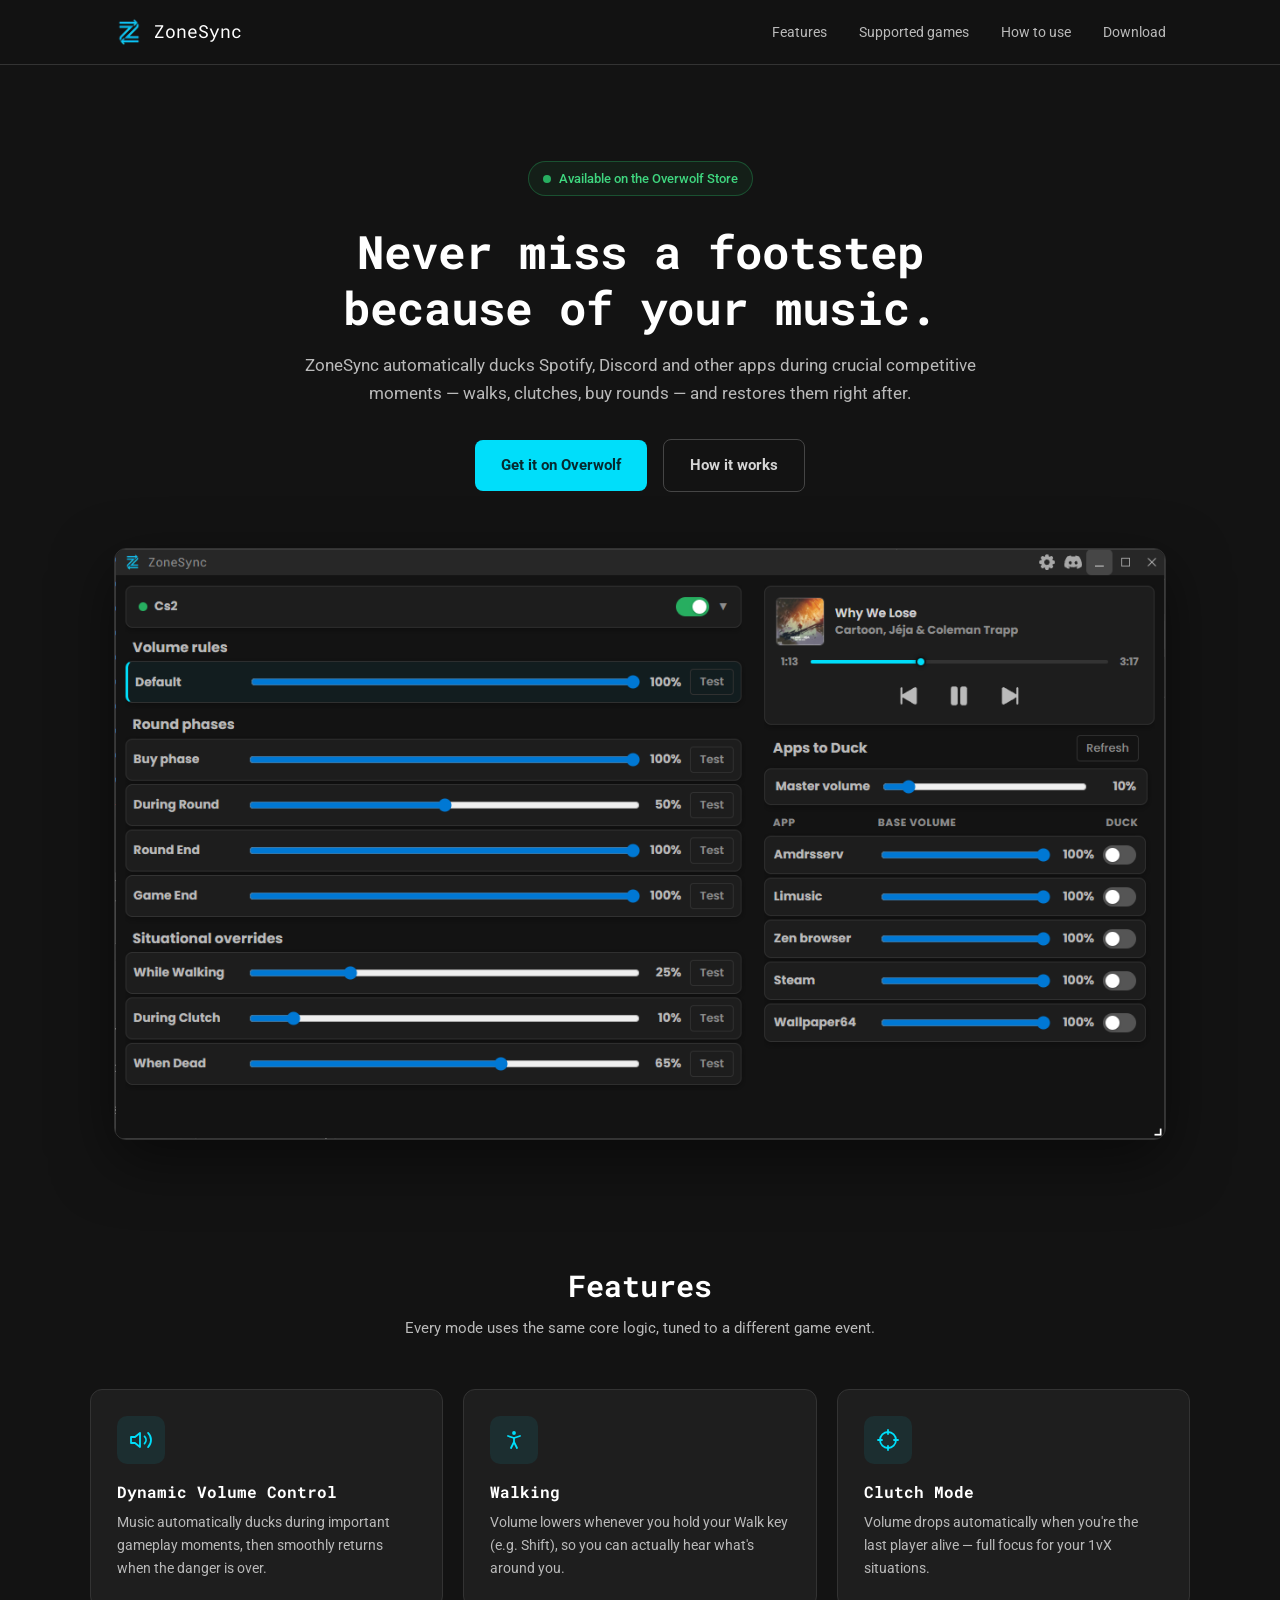
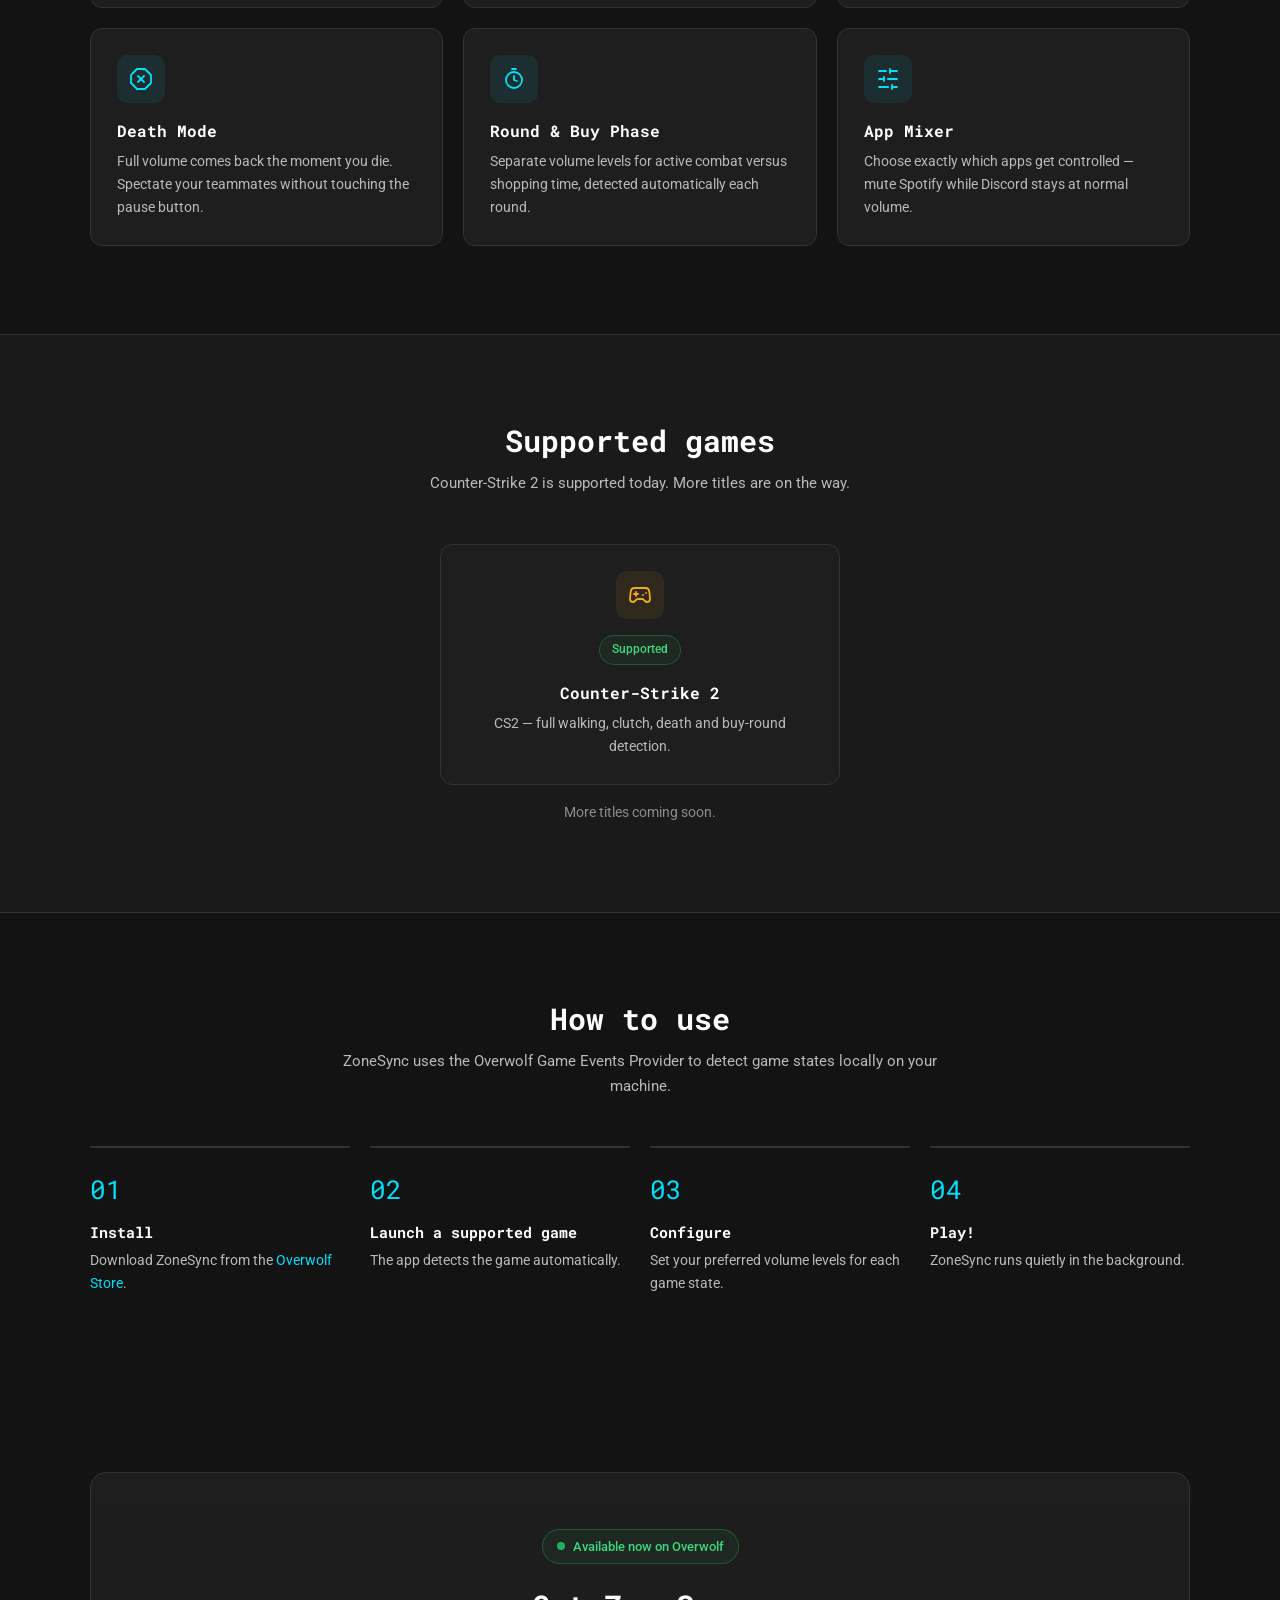
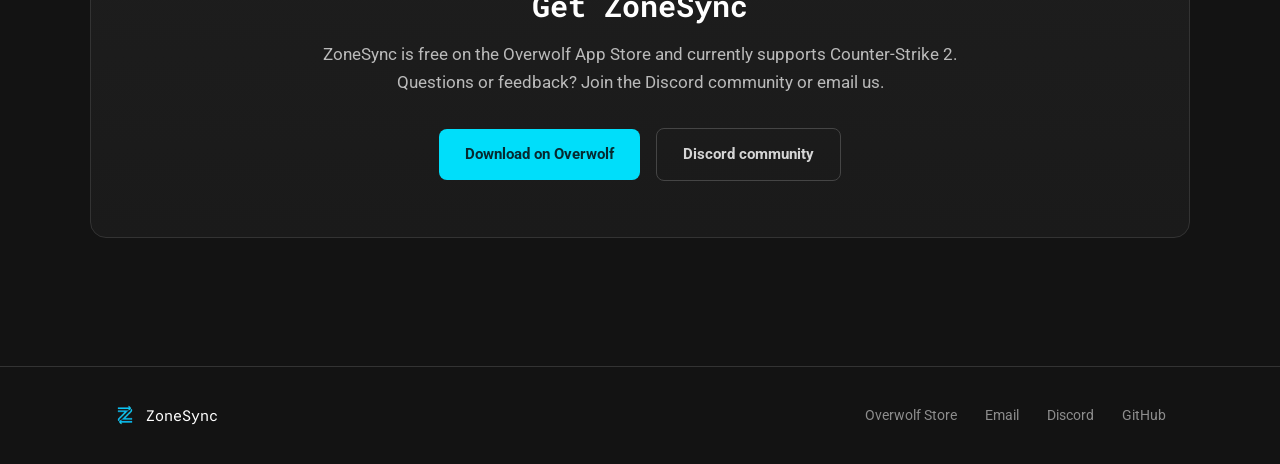
<file: index.html>
<!DOCTYPE html>
<html lang="en">
<head>
  <meta charset="UTF-8">
  <meta name="viewport" content="width=device-width, initial-scale=1.0">
  <title>ZoneSync — Dynamic music volume control for Counter-Strike 2</title>
  <meta name="description" content="ZoneSync automatically adjusts your music and app volume during Counter-Strike 2 so you never miss footsteps, clutches or callouts. Free on the Overwolf Store.">
  <meta property="og:title" content="ZoneSync — Dynamic music volume control for Counter-Strike 2">
  <meta property="og:description" content="Automatically ducks Spotify, Discord and other apps during crucial CS2 moments — walks, clutches, buy rounds — and restores them right after.">
  <meta property="og:url" content="https://progzerek.github.io/zonesync-info/">
  <meta property="og:image" content="https://progzerek.github.io/zonesync-info/screenshot-0.2.jpg">
  <link rel="icon" type="image/png" href="assets/zonesync_icon.png">
  <link rel="preconnect" href="https://fonts.googleapis.com">
  <link rel="preconnect" href="https://fonts.gstatic.com" crossorigin>
  <link href="https://fonts.googleapis.com/css2?family=Roboto+Mono:wght@400;500;700&family=Roboto:wght@400;500;700&display=swap" rel="stylesheet">
  <link rel="stylesheet" href="assets/css/style.css">
</head>
<body>

  <nav class="nav">
    <div class="container nav-inner">
      <a class="brand" href="#top">
        <img src="assets/zonesync_icon.png" alt="ZoneSync logo">
        <span>ZoneSync</span>
      </a>
      <div class="nav-links">
        <a href="#features">Features</a>
        <a href="#games">Supported games</a>
        <a href="#how-to-use">How to use</a>
        <a href="#download">Download</a>
      </div>
    </div>
  </nav>

  <header class="hero container" id="top">
    <span class="badge"><span class="badge-dot"></span>Available on the Overwolf Store</span>
    <h1>Never miss a footstep<br>because of your music.</h1>
    <p class="sub">
      ZoneSync automatically ducks Spotify, Discord and other apps during crucial
      competitive moments — walks, clutches, buy rounds — and restores them right after.
    </p>
    <div class="cta-row">
      <a class="btn btn-primary" href="https://www.overwolf.com/app/progzerek-zonesync" target="_blank" rel="noopener">Get it on Overwolf</a>
      <a class="btn btn-ghost" href="#how-to-use">How it works</a>
    </div>
    <div class="hero-shot">
      <img src="screenshot-0.2.jpg" alt="ZoneSync app interface" width="1200" height="675">
    </div>
  </header>

  <section class="section container" id="features">
    <div class="section-head">
      <h2 class="section-title">Features</h2>
      <p class="section-sub">Every mode uses the same core logic, tuned to a different game event.</p>
    </div>
    <div class="grid features-grid">

      <article class="card">
        <div class="card-icon">
          <svg viewBox="0 0 24 24" fill="none" stroke="currentColor" stroke-width="1.8" stroke-linecap="round" stroke-linejoin="round"><polygon points="11 5 6 9 2 9 2 15 6 15 11 19 11 5"/><path d="M15.54 8.46a5 5 0 0 1 0 7.07"/><path d="M19.07 4.93a10 10 0 0 1 0 14.14"/></svg>
        </div>
        <h3>Dynamic Volume Control</h3>
        <p>Music automatically ducks during important gameplay moments, then smoothly returns when the danger is over.</p>
      </article>

      <article class="card">
        <div class="card-icon">
          <svg viewBox="0 0 24 24" fill="none" stroke="currentColor" stroke-width="1.8" stroke-linecap="round" stroke-linejoin="round"><circle cx="12" cy="5" r="1"/><path d="m9 20 3-6 3 6"/><path d="m6 8 6 2 6-2"/><path d="M12 10v4"/></svg>
        </div>
        <h3>Walking</h3>
        <p>Volume lowers whenever you hold your Walk key (e.g. Shift), so you can actually hear what's around you.</p>
      </article>

      <article class="card">
        <div class="card-icon">
          <svg viewBox="0 0 24 24" fill="none" stroke="currentColor" stroke-width="1.8" stroke-linecap="round" stroke-linejoin="round"><circle cx="12" cy="12" r="8"/><line x1="12" y1="2" x2="12" y2="6"/><line x1="12" y1="18" x2="12" y2="22"/><line x1="2" y1="12" x2="6" y2="12"/><line x1="18" y1="12" x2="22" y2="12"/></svg>
        </div>
        <h3>Clutch Mode</h3>
        <p>Volume drops automatically when you're the last player alive — full focus for your 1vX situations.</p>
      </article>

      <article class="card">
        <div class="card-icon">
          <svg viewBox="0 0 24 24" fill="none" stroke="currentColor" stroke-width="1.8" stroke-linecap="round" stroke-linejoin="round"><polygon points="8 2 16 2 22 8 22 16 16 22 8 22 2 16 2 8"/><line x1="9" y1="9" x2="15" y2="15"/><line x1="15" y1="9" x2="9" y2="15"/></svg>
        </div>
        <h3>Death Mode</h3>
        <p>Full volume comes back the moment you die. Spectate your teammates without touching the pause button.</p>
      </article>

      <article class="card">
        <div class="card-icon">
          <svg viewBox="0 0 24 24" fill="none" stroke="currentColor" stroke-width="1.8" stroke-linecap="round" stroke-linejoin="round"><circle cx="12" cy="13" r="8"/><path d="M12 9v4l3 1"/><line x1="10" y1="2" x2="14" y2="2"/></svg>
        </div>
        <h3>Round &amp; Buy Phase</h3>
        <p>Separate volume levels for active combat versus shopping time, detected automatically each round.</p>
      </article>

      <article class="card">
        <div class="card-icon">
          <svg viewBox="0 0 24 24" fill="none" stroke="currentColor" stroke-width="1.8" stroke-linecap="round" stroke-linejoin="round"><line x1="21" y1="4" x2="14" y2="4"/><line x1="10" y1="4" x2="3" y2="4"/><line x1="21" y1="12" x2="12" y2="12"/><line x1="8" y1="12" x2="3" y2="12"/><line x1="21" y1="20" x2="16" y2="20"/><line x1="12" y1="20" x2="3" y2="20"/><line x1="14" y1="2" x2="14" y2="6"/><line x1="8" y1="10" x2="8" y2="14"/><line x1="16" y1="18" x2="16" y2="22"/></svg>
        </div>
        <h3>App Mixer</h3>
        <p>Choose exactly which apps get controlled — mute Spotify while Discord stays at normal volume.</p>
      </article>

    </div>
  </section>

  <section class="section section-alt" id="games">
    <div class="container">
      <div class="section-head">
        <h2 class="section-title">Supported games</h2>
        <p class="section-sub">Counter-Strike 2 is supported today. More titles are on the way.</p>
      </div>
      <div class="games-grid">
        <article class="card game-card">
            <div class="card-icon game-icon">
              <svg viewBox="0 0 24 24" fill="none" stroke="currentColor" stroke-width="1.8" stroke-linecap="round" stroke-linejoin="round"><line x1="6" y1="11" x2="10" y2="11"/><line x1="8" y1="9" x2="8" y2="13"/><line x1="15" y1="12" x2="15.01" y2="12"/><line x1="18" y1="10" x2="18.01" y2="10"/><path d="M17.32 5H6.68a4 4 0 0 0-3.978 3.59c-.006.052-.01.101-.017.152C2.604 9.416 2 14.456 2 16a3 3 0 0 0 3 3c1 0 1.5-.5 2-1l1.414-1.414A2 2 0 0 1 9.828 16h4.344a2 2 0 0 1 1.414.586L17 18c.5.5 1 1 2 1a3 3 0 0 0 3-3c0-1.545-.604-6.584-.685-7.258-.007-.05-.011-.1-.017-.151A4 4 0 0 0 17.32 5z"/></svg>
            </div>
            <span class="game-tag">Supported</span>
            <h3>Counter-Strike 2</h3>
            <p>CS2 — full walking, clutch, death and buy-round detection.</p>
          </article>
        <p class="games-more">More titles coming soon.</p>
      </div>
    </div>
  </section>
  <section class="section container" id="how-to-use">
    <div class="section-head">
      <h2 class="section-title">How to use</h2>
      <p class="section-sub">ZoneSync uses the Overwolf Game Events Provider to detect game states locally on your machine.</p>
    </div>
    <ol class="steps">
      <li class="step">
        <span class="step-num">01</span>
        <h3>Install</h3>
        <p>Download ZoneSync from the <a href="https://www.overwolf.com/app/progzerek-zonesync" target="_blank" rel="noopener">Overwolf Store</a>.</p>
      </li>
      <li class="step">
        <span class="step-num">02</span>
        <h3>Launch a supported game</h3>
        <p>The app detects the game automatically.</p>
      </li>
      <li class="step">
        <span class="step-num">03</span>
        <h3>Configure</h3>
        <p>Set your preferred volume levels for each game state.</p>
      </li>
      <li class="step">
        <span class="step-num">04</span>
        <h3>Play!</h3>
        <p>ZoneSync runs quietly in the background.</p>
      </li>
    </ol>
  </section>

  <section class="section container" id="download">
    <div class="download-card">
      <span class="badge"><span class="badge-dot"></span>Available now on Overwolf</span>
      <h2 class="download-title">Get ZoneSync</h2>
      <p class="sub">
        ZoneSync is free on the Overwolf App Store and currently supports Counter-Strike 2.
        Questions or feedback? Join the Discord community or email us.
      </p>
      <div class="cta-row">
        <a class="btn btn-primary" href="https://www.overwolf.com/app/progzerek-zonesync" target="_blank" rel="noopener">Download on Overwolf</a>
        <a class="btn btn-ghost" href="https://discord.gg/YxYEffWc4Q">Discord community</a>
      </div>
    </div>
  </section>

  <footer class="footer">
    <div class="container footer-inner">
      <div class="brand brand-sm">
        <img src="assets/zonesync_icon.png" alt="">
        <span>ZoneSync</span>
      </div>
      <div class="footer-links">
        <a href="https://www.overwolf.com/app/progzerek-zonesync" target="_blank" rel="noopener">Overwolf Store</a>
        <a href="mailto:zonesync.help@gmail.com">Email</a>
        <a href="https://discord.gg/YxYEffWc4Q">Discord</a>
        <a href="https://github.com/progzerek/zonesync-info">GitHub</a>
      </div>
    </div>
  </footer>

</body>
</html>
</file>
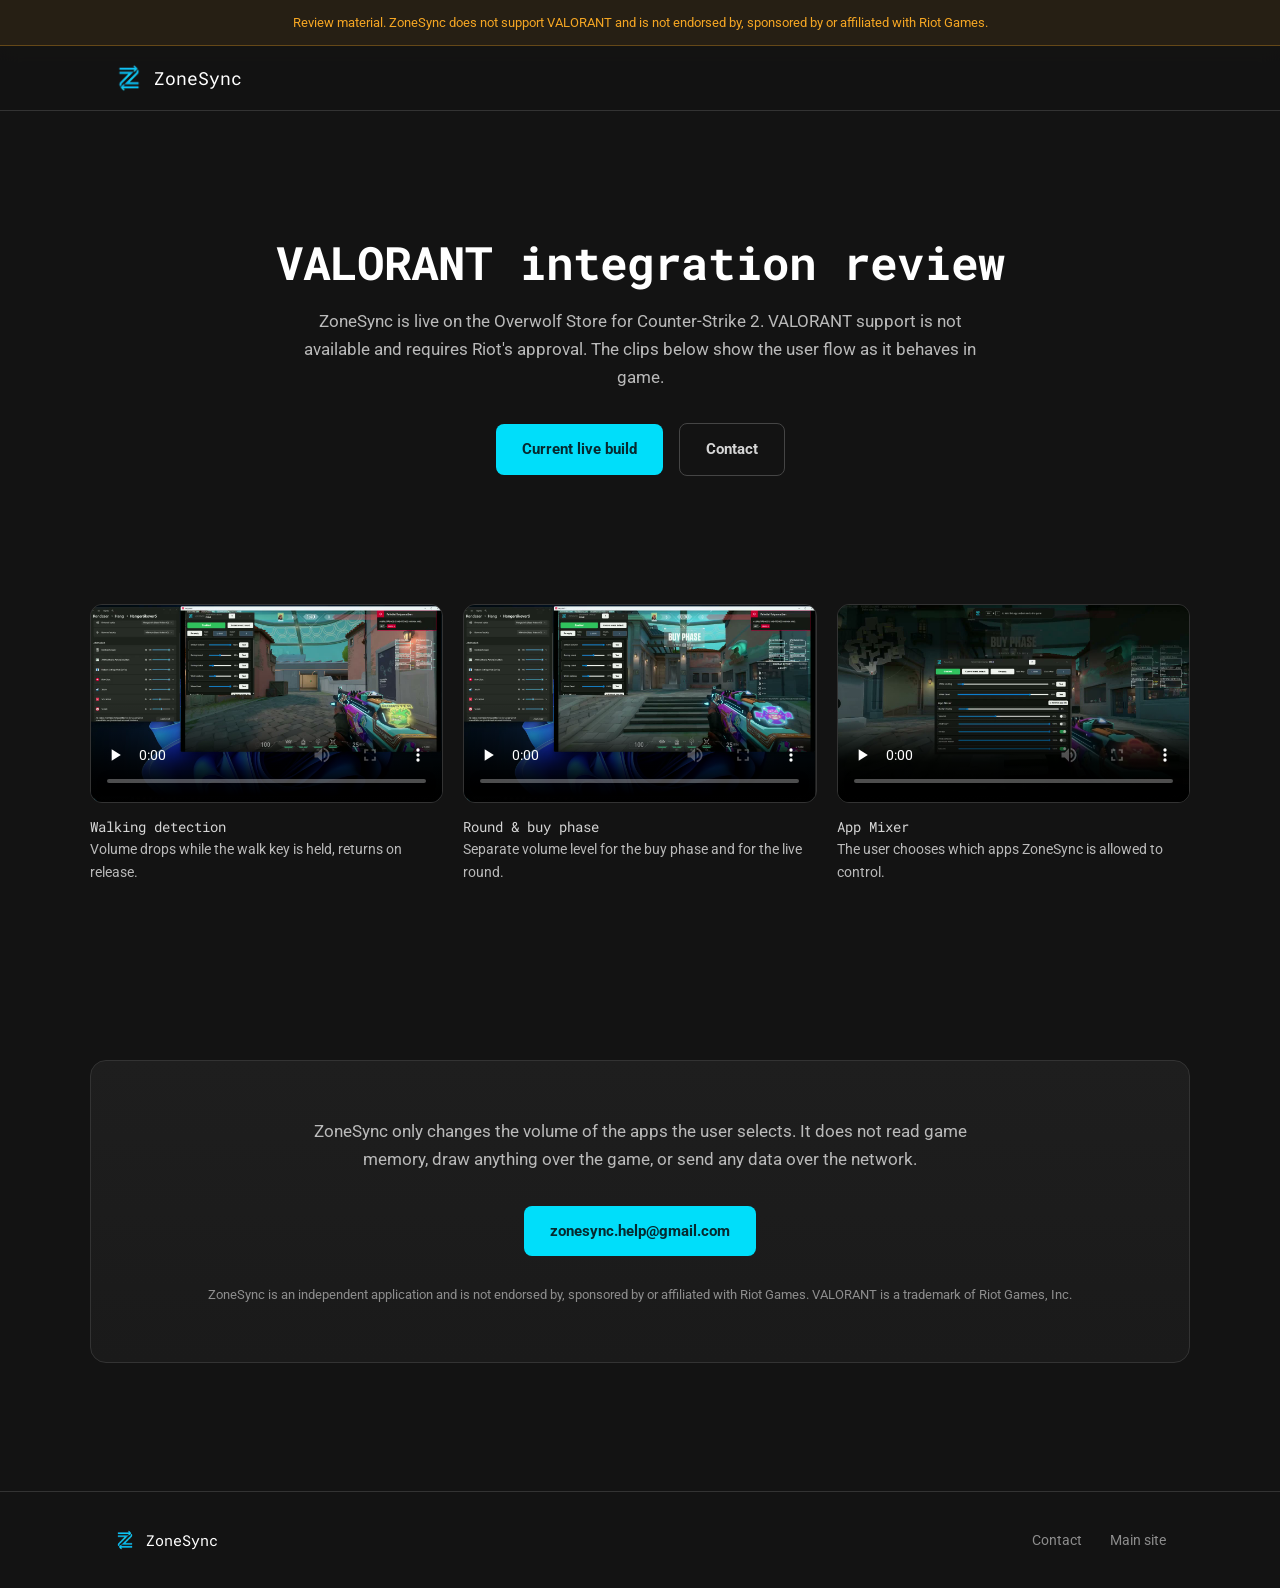
<file: valorant-review.html>
<!DOCTYPE html>
<html lang="en">
<head>
  <meta charset="UTF-8">
  <meta name="viewport" content="width=device-width, initial-scale=1.0">
  <meta name="robots" content="noindex, nofollow, noarchive, nosnippet">
  <meta name="googlebot" content="noindex, nofollow">
  <title>ZoneSync — VALORANT integration review</title>
  <link rel="icon" type="image/png" href="assets/zonesync_icon.png">
  <link rel="preconnect" href="https://fonts.googleapis.com">
  <link rel="preconnect" href="https://fonts.gstatic.com" crossorigin>
  <link href="https://fonts.googleapis.com/css2?family=Roboto+Mono:wght@400;500;700&family=Roboto:wght@400;500;700&display=swap" rel="stylesheet">
  <link rel="stylesheet" href="assets/css/style.css">
  <style>
    .notice {
      background: rgba(245, 166, 35, 0.08);
      border-bottom: 1px solid rgba(245, 166, 35, 0.3);
      color: #f5a623;
      font-size: 13px;
      padding: 12px 24px;
      text-align: center;
    }

    .video-note {
      color: var(--muted-2);
      font-size: 14px;
    }

    .legal {
      margin-top: 28px;
      color: var(--muted);
      font-size: 13px;
      text-align: center;
    }
  </style>
</head>
<body>

  <div class="notice">
    Review material. ZoneSync does not support VALORANT and is not endorsed by, sponsored by or affiliated with Riot Games.
  </div>

  <nav class="nav">
    <div class="container nav-inner">
      <a class="brand" href="#top">
        <img src="assets/zonesync_icon.png" alt="ZoneSync logo">
        <span>ZoneSync</span>
      </a>
    </div>
  </nav>

  <header class="hero container" id="top">
    <h1>VALORANT integration review</h1>
    <p class="sub">
      ZoneSync is live on the Overwolf Store for Counter-Strike 2. VALORANT support is not
      available and requires Riot's approval. The clips below show the user flow as it
      behaves in game.
    </p>
    <div class="cta-row">
      <a class="btn btn-primary" href="https://www.overwolf.com/app/progzerek-zonesync" target="_blank" rel="noopener">Current live build</a>
      <a class="btn btn-ghost" href="mailto:zonesync.help@gmail.com">Contact</a>
    </div>
  </header>

  <section class="section container">
    <div class="grid videos-grid">
      <div class="video-item">
        <video class="video-card" controls preload="none" playsinline poster="assets/videos/posters/walking.jpg" src="assets/videos/walking.mp4"></video>
        <p class="video-label">Walking detection</p>
        <p class="video-note">Volume drops while the walk key is held, returns on release.</p>
      </div>
      <div class="video-item">
        <video class="video-card" controls preload="none" playsinline poster="assets/videos/posters/buy-phase.jpg" src="assets/videos/buy-phase.mp4"></video>
        <p class="video-label">Round &amp; buy phase</p>
        <p class="video-note">Separate volume level for the buy phase and for the live round.</p>
      </div>
      <div class="video-item">
        <video class="video-card" controls preload="none" playsinline poster="assets/videos/posters/app-mixer.jpg" src="assets/videos/app-mixer.mp4"></video>
        <p class="video-label">App Mixer</p>
        <p class="video-note">The user chooses which apps ZoneSync is allowed to control.</p>
      </div>
    </div>
  </section>

  <section class="section container">
    <div class="download-card">
      <p class="sub">
        ZoneSync only changes the volume of the apps the user selects. It does not read
        game memory, draw anything over the game, or send any data over the network.
      </p>
      <div class="cta-row">
        <a class="btn btn-primary" href="mailto:zonesync.help@gmail.com">zonesync.help@gmail.com</a>
      </div>
      <p class="legal">
        ZoneSync is an independent application and is not endorsed by, sponsored by or
        affiliated with Riot Games. VALORANT is a trademark of Riot Games, Inc.
      </p>
    </div>
  </section>

  <footer class="footer">
    <div class="container footer-inner">
      <div class="brand brand-sm">
        <img src="assets/zonesync_icon.png" alt="">
        <span>ZoneSync</span>
      </div>
      <div class="footer-links">
        <a href="mailto:zonesync.help@gmail.com">Contact</a>
        <a href="index.html">Main site</a>
      </div>
    </div>
  </footer>

</body>
</html>
</file>
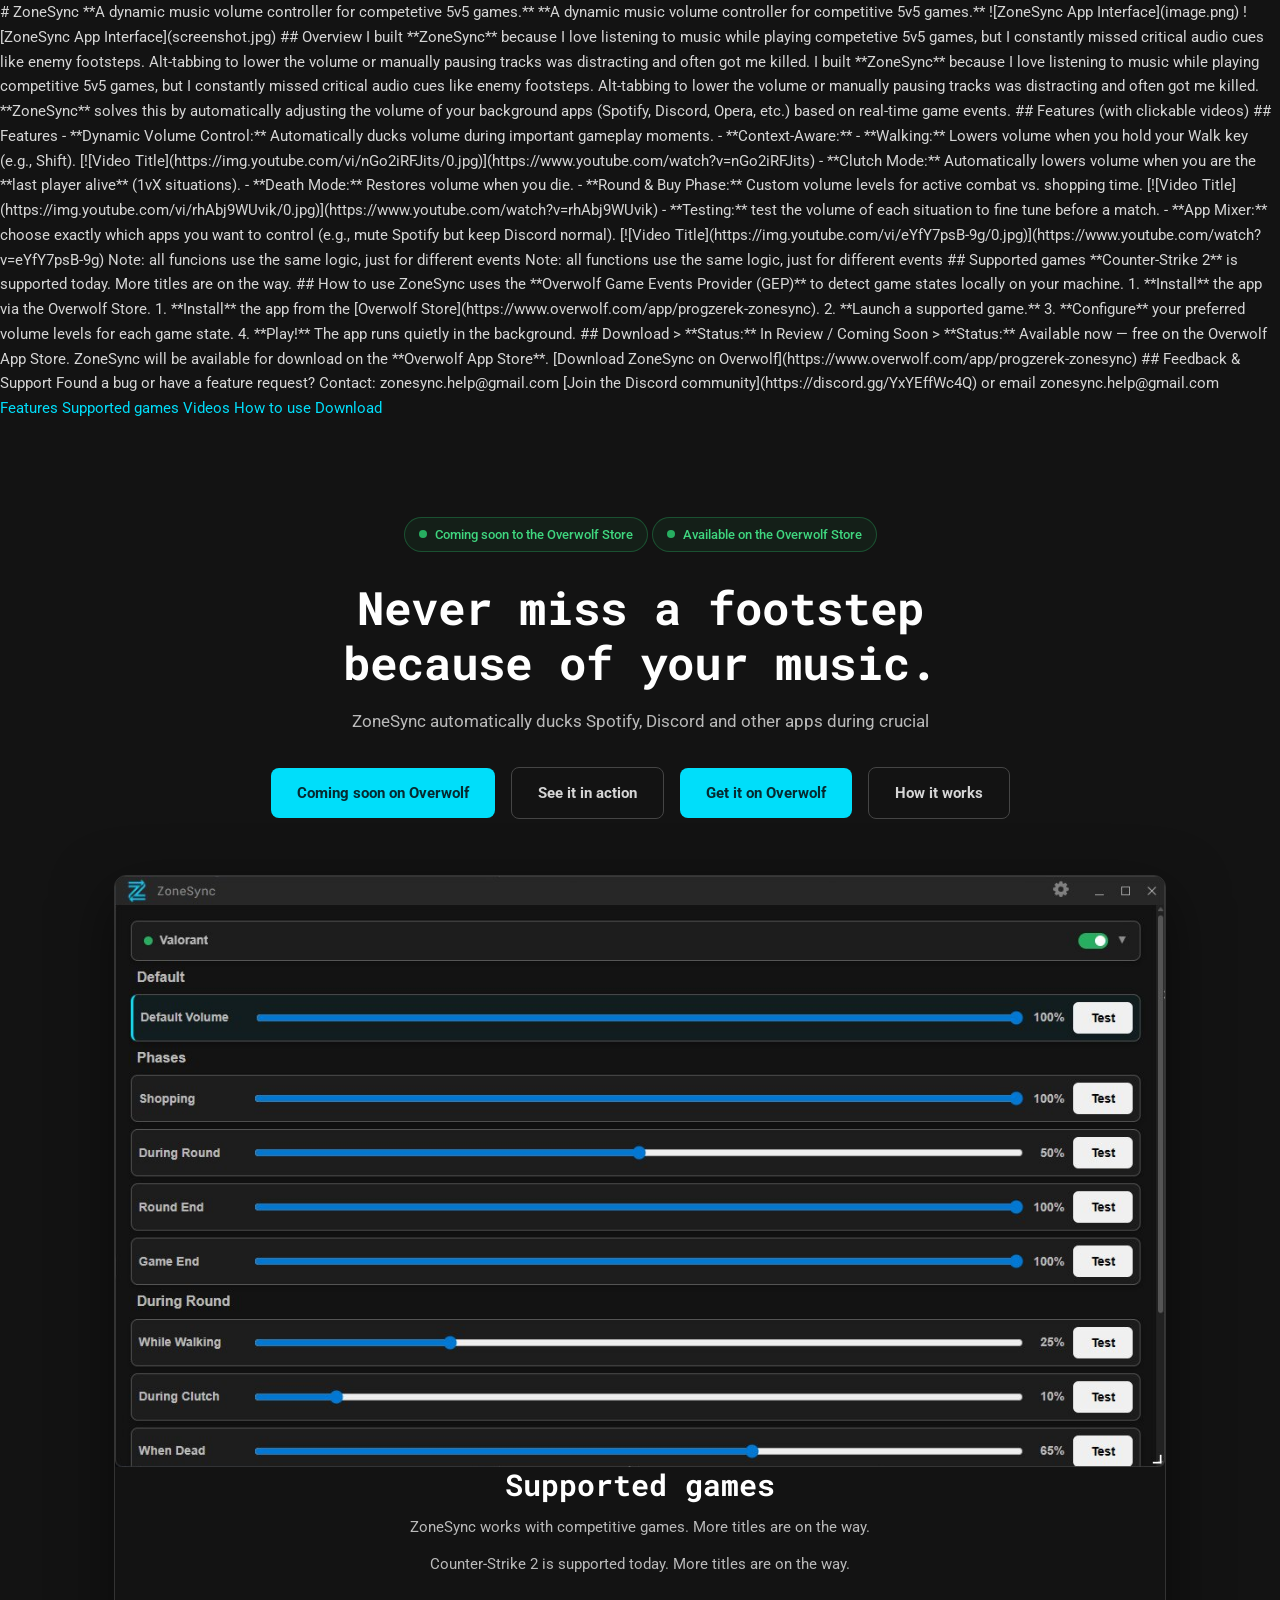
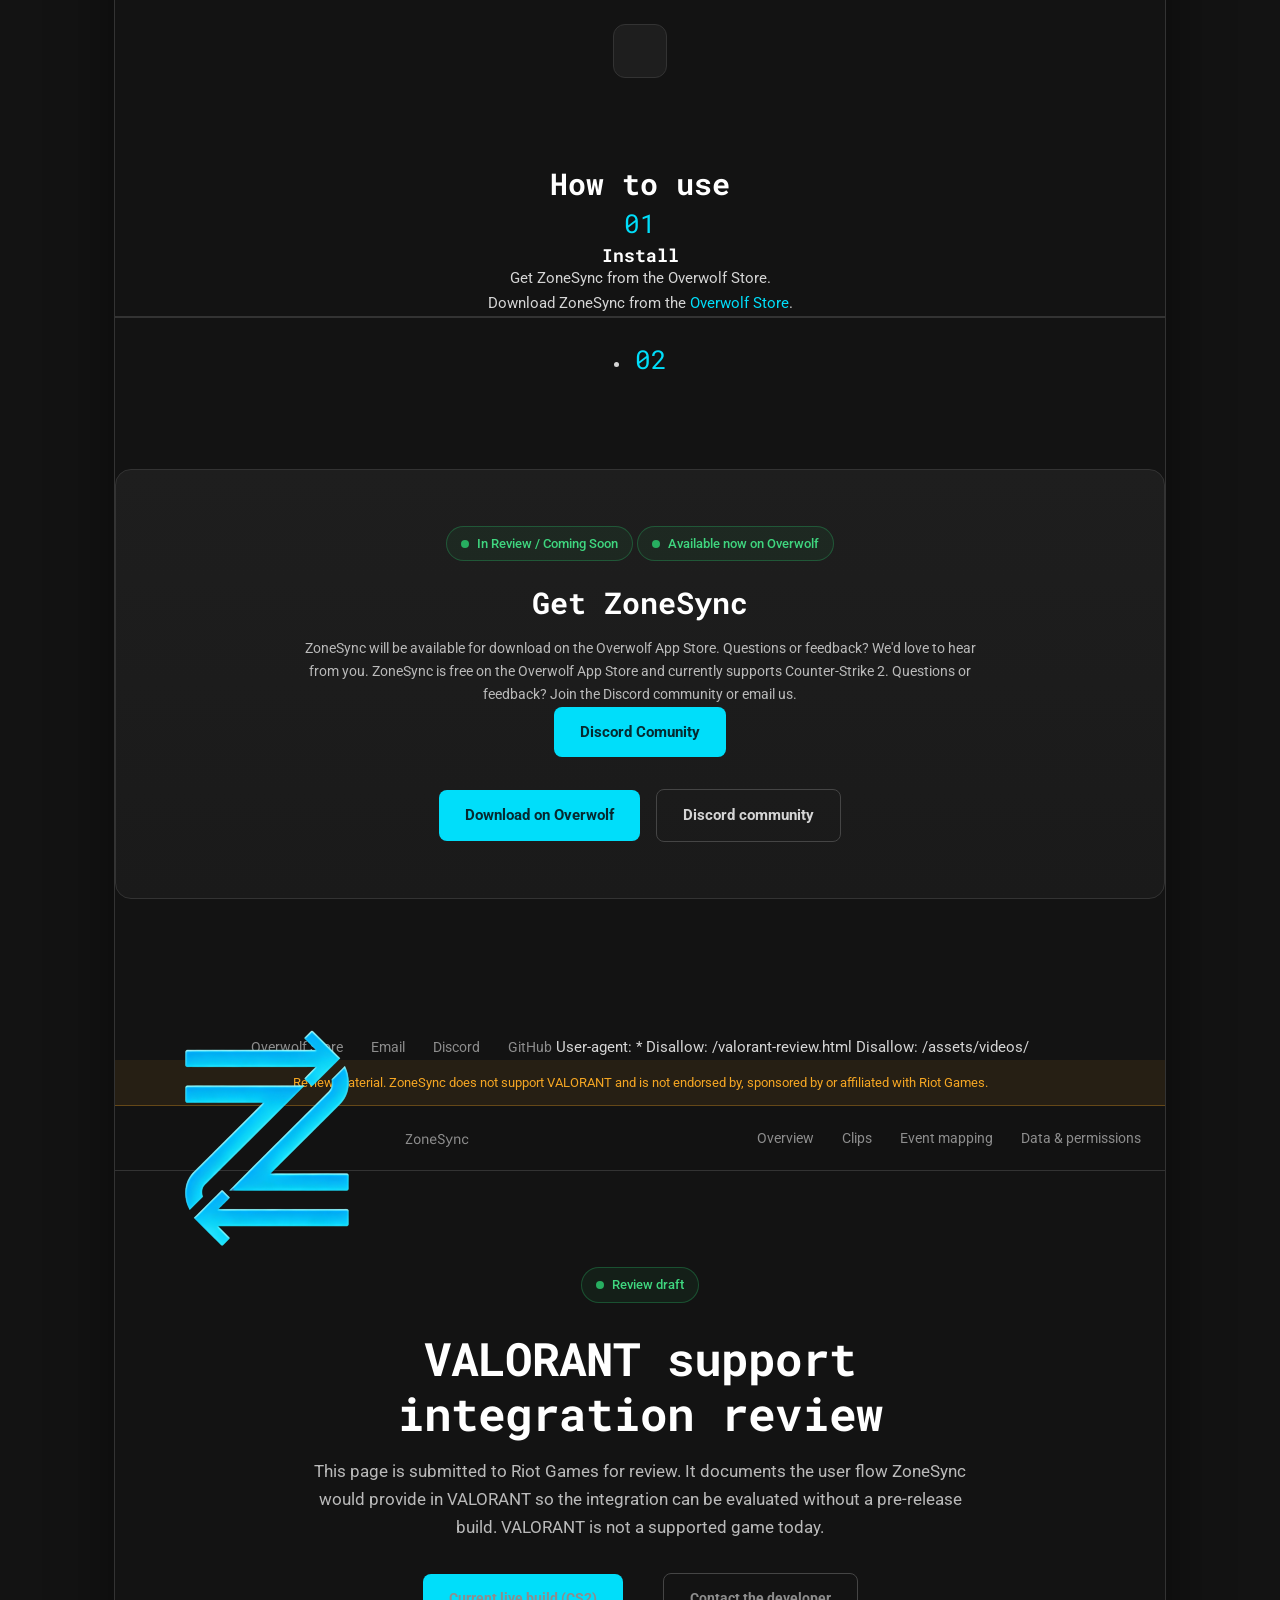
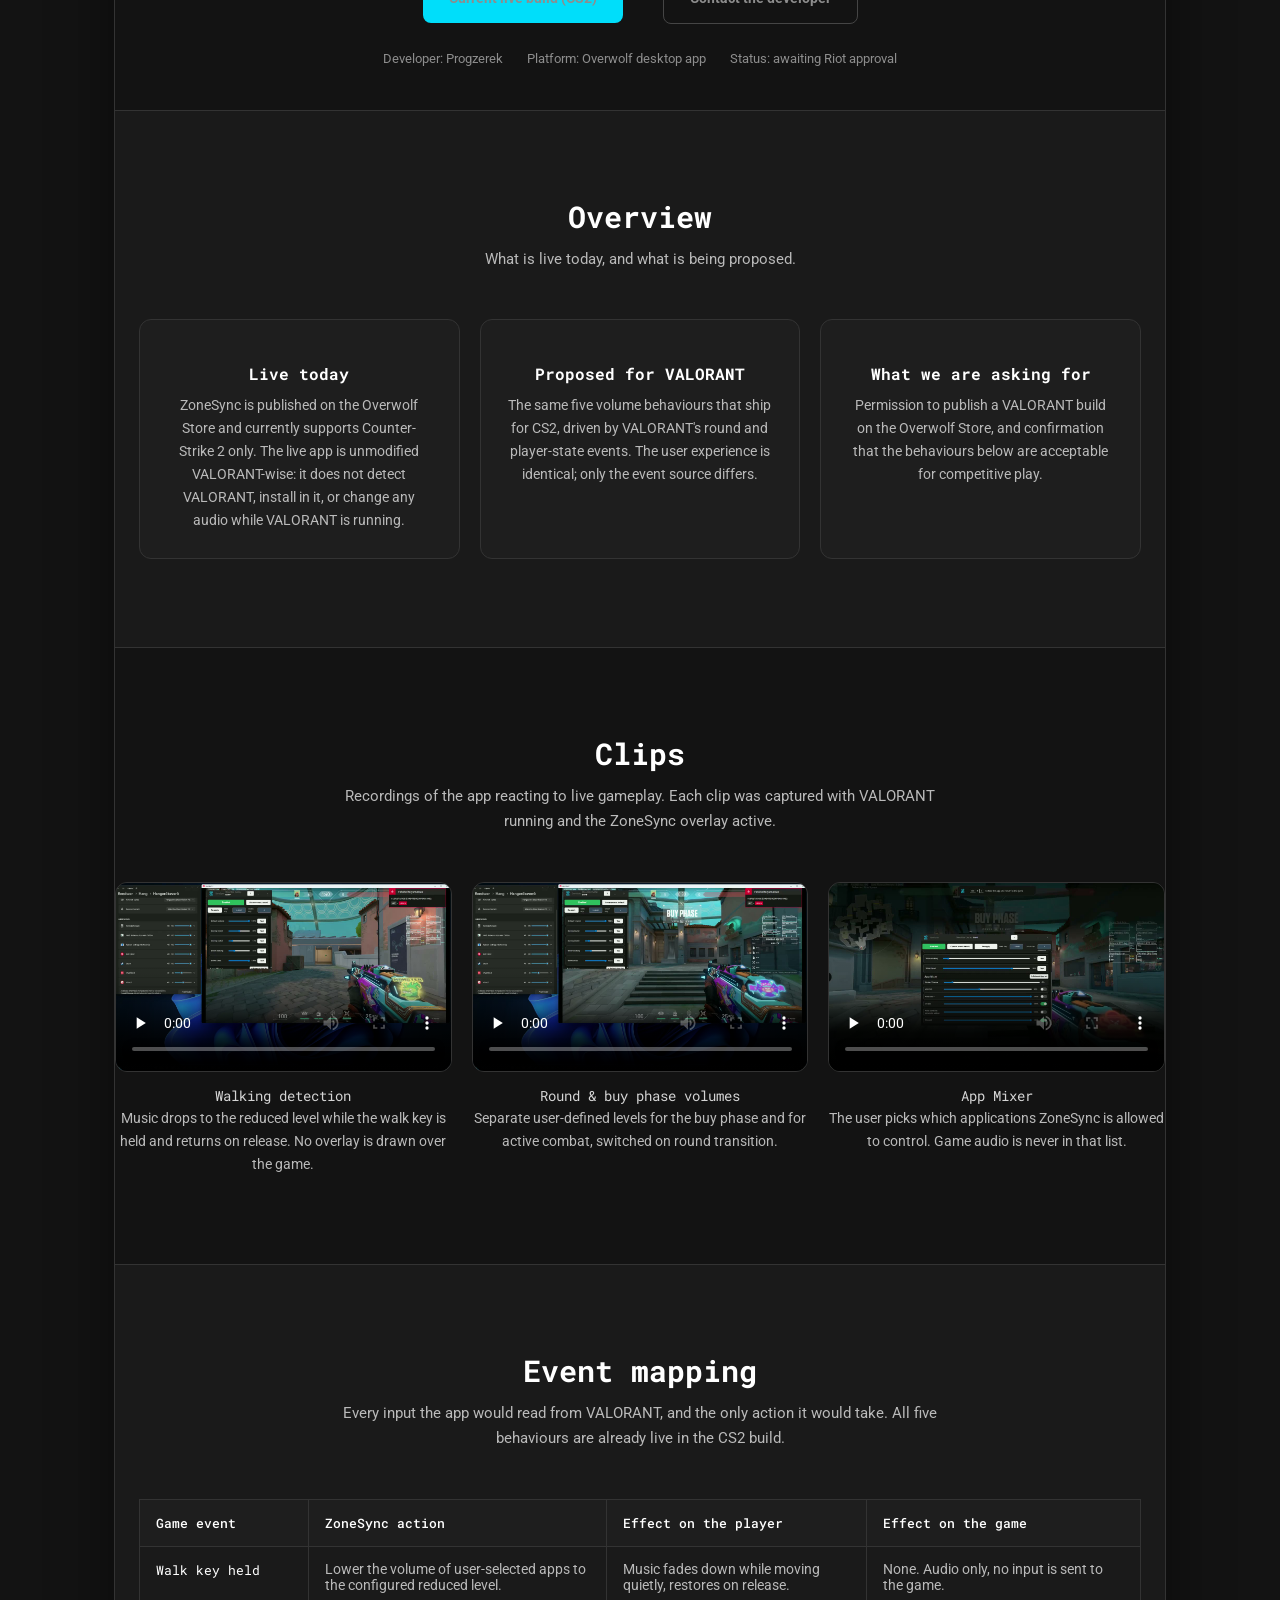
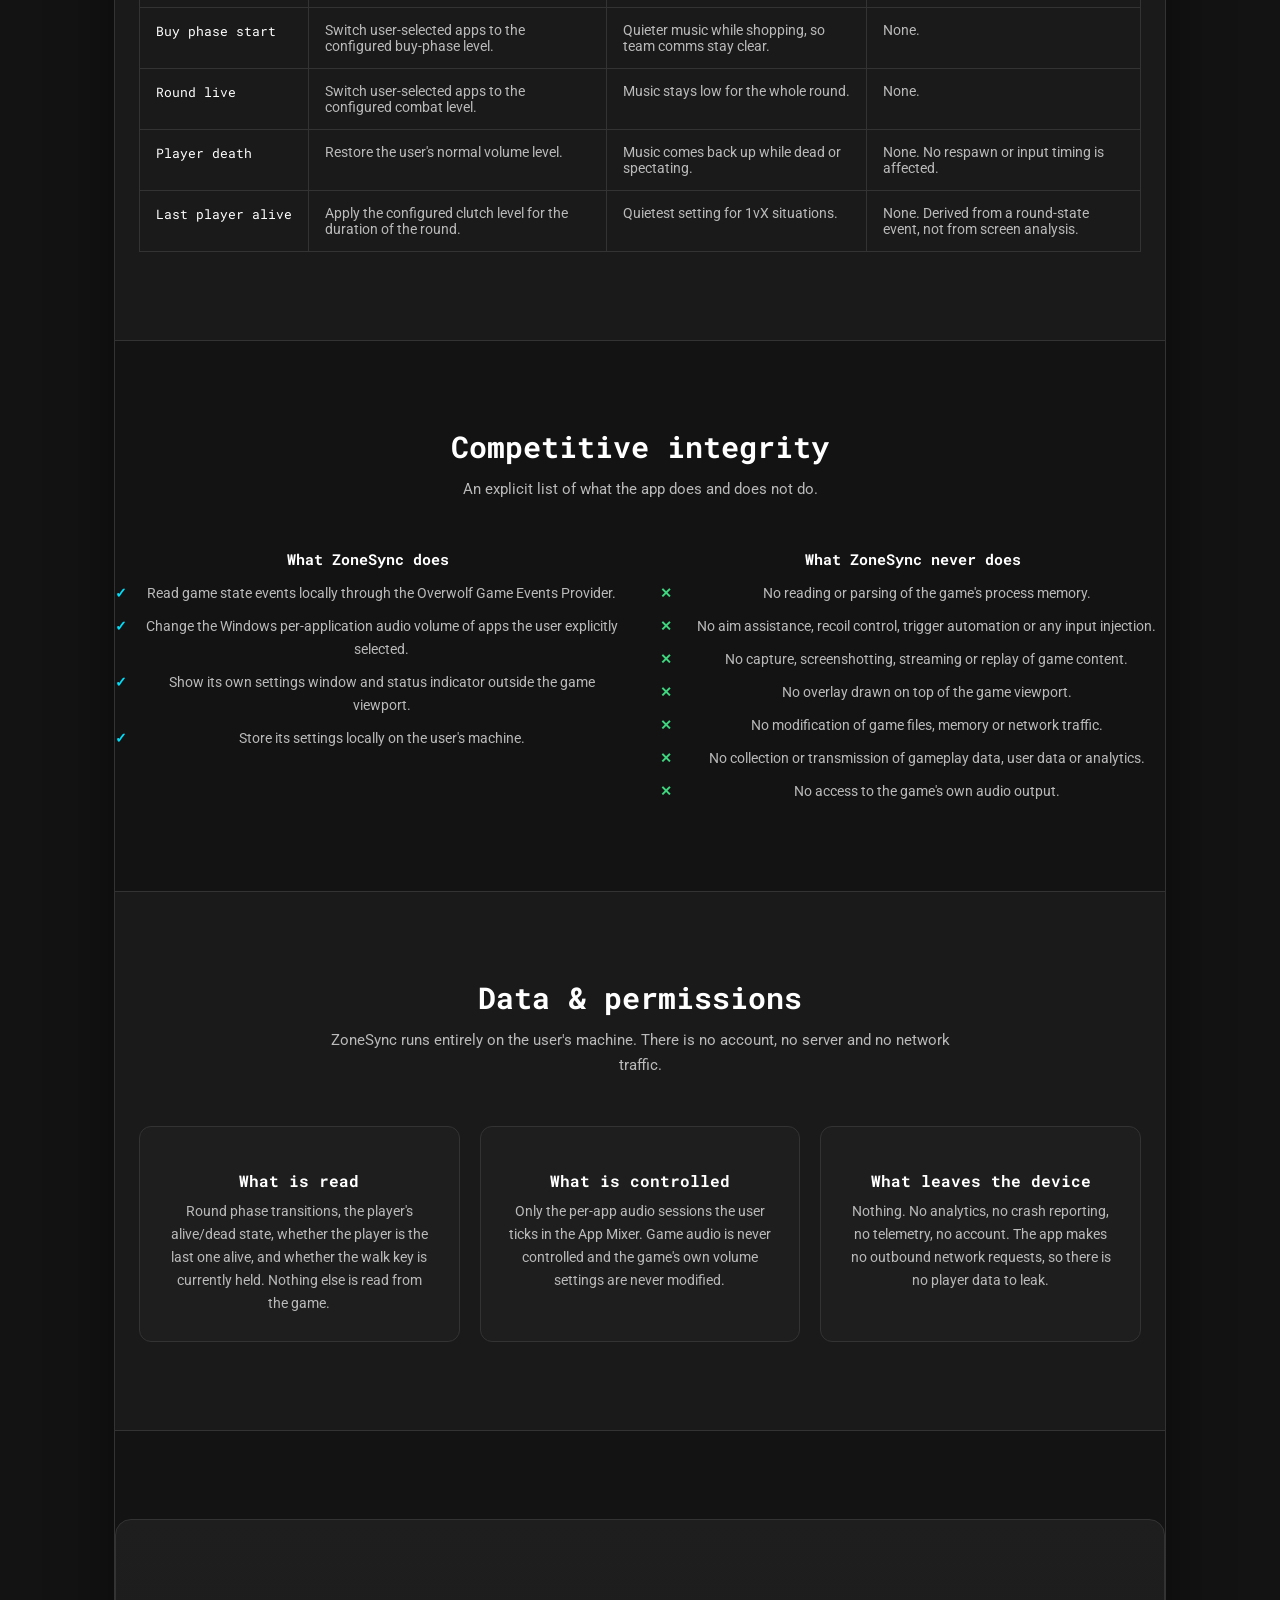
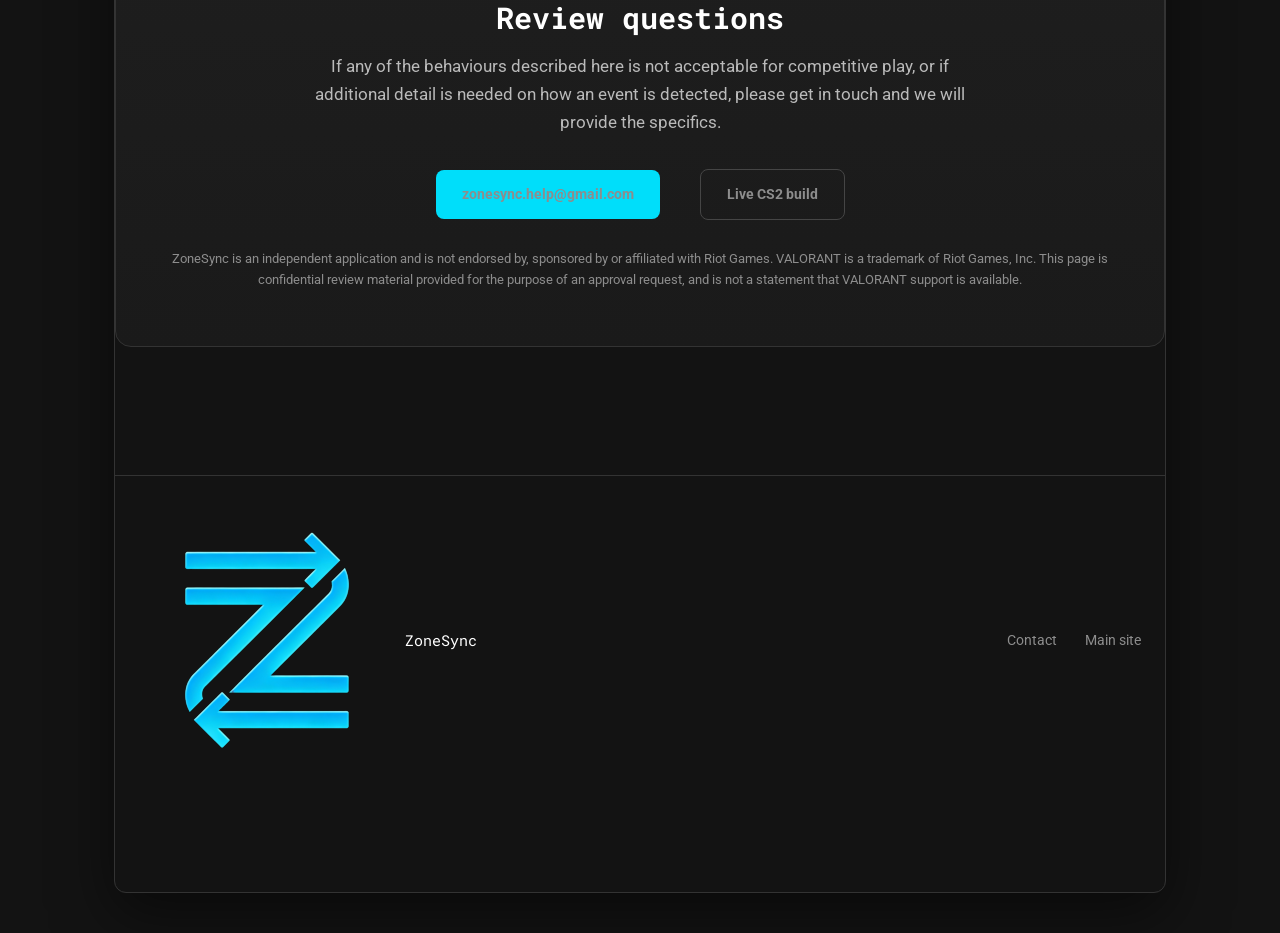
<file: valotrant-review.html>
# ZoneSync

**A dynamic music volume controller for competetive 5v5 games.**
**A dynamic music volume controller for competitive 5v5 games.**

![ZoneSync App Interface](image.png)
![ZoneSync App Interface](screenshot.jpg)

## Overview
I built **ZoneSync** because I love listening to music while playing competetive 5v5 games, but I constantly missed critical audio cues like enemy footsteps. Alt-tabbing to lower the volume or manually pausing tracks was distracting and often got me killed.
I built **ZoneSync** because I love listening to music while playing competitive 5v5 games, but I constantly missed critical audio cues like enemy footsteps. Alt-tabbing to lower the volume or manually pausing tracks was distracting and often got me killed.

**ZoneSync** solves this by automatically adjusting the volume of your background apps (Spotify, Discord, Opera, etc.) based on real-time game events.

## Features (with clickable videos)
## Features
- **Dynamic Volume Control:** Automatically ducks volume during important gameplay moments.
- **Context-Aware:**
  - **Walking:** Lowers volume when you hold your Walk key (e.g., Shift).
    [![Video Title](https://img.youtube.com/vi/nGo2iRFJits/0.jpg)](https://www.youtube.com/watch?v=nGo2iRFJits)
  - **Clutch Mode:** Automatically lowers volume when you are the **last player alive** (1vX situations).
  - **Death Mode:** Restores volume when you die.
  - **Round & Buy Phase:** Custom volume levels for active combat vs. shopping time.
    [![Video Title](https://img.youtube.com/vi/rhAbj9WUvik/0.jpg)](https://www.youtube.com/watch?v=rhAbj9WUvik)
- **Testing:** test the volume of each situation to fine tune before a match.
- **App Mixer:** choose exactly which apps you want to control (e.g., mute Spotify but keep Discord normal).
  [![Video Title](https://img.youtube.com/vi/eYfY7psB-9g/0.jpg)](https://www.youtube.com/watch?v=eYfY7psB-9g)
  
  Note: all funcions use the same logic, just for different events

  Note: all functions use the same logic, just for different events

## Supported games
**Counter-Strike 2** is supported today. More titles are on the way.

## How to use
ZoneSync uses the **Overwolf Game Events Provider (GEP)** to detect game states locally on your machine.

1. **Install** the app via the Overwolf Store.
1. **Install** the app from the [Overwolf Store](https://www.overwolf.com/app/progzerek-zonesync).
2. **Launch a supported game.**
3. **Configure** your preferred volume levels for each game state.
4. **Play!** The app runs quietly in the background.

## Download
> **Status:** In Review / Coming Soon
> **Status:** Available now — free on the Overwolf App Store.

ZoneSync will be available for download on the **Overwolf App Store**.
[Download ZoneSync on Overwolf](https://www.overwolf.com/app/progzerek-zonesync)

## Feedback & Support
Found a bug or have a feature request?
Contact: zonesync.help@gmail.com

[Join the Discord community](https://discord.gg/YxYEffWc4Q) or email zonesync.help@gmail.com

  <meta charset="UTF-8">
  <meta name="viewport" content="width=device-width, initial-scale=1.0">
  <title>ZoneSync - Dynamic music volume control for competitive games</title>
  <meta name="description" content="ZoneSync automatically adjusts your music and app volume during competitive gameplay so you never miss footsteps, clutches or callouts.">
  <meta property="og:title" content="ZoneSync — Dynamic music volume control for competitive games">
  <meta property="og:description" content="Automatically ducks Spotify, Discord and other apps during crucial competitive moments — and restores them right after.">
  <title>ZoneSync — Dynamic music volume control for Counter-Strike 2</title>
  <meta name="description" content="ZoneSync automatically adjusts your music and app volume during Counter-Strike 2 so you never miss footsteps, clutches or callouts. Free on the Overwolf Store.">
  <meta property="og:title" content="ZoneSync — Dynamic music volume control for Counter-Strike 2">
  <meta property="og:description" content="Automatically ducks Spotify, Discord and other apps during crucial CS2 moments — walks, clutches, buy rounds — and restores them right after.">
  <meta property="og:url" content="https://progzerek.github.io/zonesync-info/">
  <meta property="og:image" content="https://progzerek.github.io/zonesync-info/screenshot.jpg">
  <link rel="icon" type="image/png" href="assets/zonesync_icon.png">
        <a href="#features">Features</a>
        <a href="#games">Supported games</a>
        <a href="#videos">Videos</a>
        <a href="#how-to-use">How to use</a>
        <a href="#download">Download</a>
      </div>

  <header class="hero container" id="top">
    <span class="badge"><span class="badge-dot"></span>Coming soon to the Overwolf Store</span>
    <span class="badge"><span class="badge-dot"></span>Available on the Overwolf Store</span>
    <h1>Never miss a footstep<br>because of your music.</h1>
    <p class="sub">
      ZoneSync automatically ducks Spotify, Discord and other apps during crucial
    </p>
    <div class="cta-row">
      <a class="btn btn-primary" href="#download">Coming soon on Overwolf</a>
      <a class="btn btn-ghost" href="#videos">See it in action</a>
      <a class="btn btn-primary" href="https://www.overwolf.com/app/progzerek-zonesync" target="_blank" rel="noopener">Get it on Overwolf</a>
      <a class="btn btn-ghost" href="#how-to-use">How it works</a>
    </div>
    <div class="hero-shot">
      <img src="screenshot.jpg" alt="ZoneSync app interface" width="1200" height="675">
      <div class="section-head">
        <h2 class="section-title">Supported games</h2>
        <p class="section-sub">ZoneSync works with competitive games. More titles are on the way.</p>
        <p class="section-sub">Counter-Strike 2 is supported today. More titles are on the way.</p>
      </div>
      <div class="games-grid">
        <article class="card game-card">
    </div>
  </section>
<!--
  <section class="section container" id="videos">
    <div class="container">
      <div class="section-head">
        <h2 class="section-title">See it in action</h2>
        <p class="section-sub">Short clips of ZoneSync reacting live to real competitive events.</p>
      </div>
      <div class="grid videos-grid">
        <div class="video-item">
          <video class="video-card" controls preload="none" poster="assets/videos/posters/walking.jpg" src="assets/videos/walking.mp4"></video>
          <p class="video-label">Walking detection</p>
        </div>
        <div class="video-item">
          <video class="video-card" controls preload="none" poster="assets/videos/posters/buy-phase.jpg" src="assets/videos/buy-phase.mp4"></video>
          <p class="video-label">Round &amp; buy phase volumes</p>
        </div>
        <div class="video-item">
          <video class="video-card" controls preload="none" poster="assets/videos/posters/app-mixer.jpg" src="assets/videos/app-mixer.mp4"></video>
          <p class="video-label">App Mixer</p>
        </div>
      </div>
    </div>
  </section>
-->
  <section class="section container" id="how-to-use">
    <div class="section-head">
      <h2 class="section-title">How to use</h2>
        <span class="step-num">01</span>
        <h3>Install</h3>
        <p>Get ZoneSync from the Overwolf Store.</p>
        <p>Download ZoneSync from the <a href="https://www.overwolf.com/app/progzerek-zonesync" target="_blank" rel="noopener">Overwolf Store</a>.</p>
      </li>
      <li class="step">
        <span class="step-num">02</span>
  <section class="section container" id="download">
    <div class="download-card">
      <span class="badge"><span class="badge-dot"></span>In Review / Coming Soon</span>
      <span class="badge"><span class="badge-dot"></span>Available now on Overwolf</span>
      <h2 class="download-title">Get ZoneSync</h2>
      <p class="sub">
        ZoneSync will be available for download on the Overwolf App Store.
        Questions or feedback? We'd love to hear from you.
        ZoneSync is free on the Overwolf App Store and currently supports Counter-Strike 2.
        Questions or feedback? Join the Discord community or email us.
      </p>
      <a class="btn btn-primary" href="https://discord.gg/YxYEffWc4Q">Discord Comunity</a>
      <div class="cta-row">
        <a class="btn btn-primary" href="https://www.overwolf.com/app/progzerek-zonesync" target="_blank" rel="noopener">Download on Overwolf</a>
        <a class="btn btn-ghost" href="https://discord.gg/YxYEffWc4Q">Discord community</a>
      </div>
    </div>
  </section>

      </div>
      <div class="footer-links">
        <a href="https://www.overwolf.com/app/progzerek-zonesync" target="_blank" rel="noopener">Overwolf Store</a>
        <a href="mailto:zonesync.help@gmail.com">Email</a>
        <a href="https://discord.gg/YxYEffWc4Q">Discord</a>
        <a href="https://github.com/progzerek/zonesync-info">GitHub</a>
User-agent: *
Disallow: /valorant-review.html
Disallow: /assets/videos/

<!DOCTYPE html>
<html lang="en">
<head>
  <meta charset="UTF-8">
  <meta name="viewport" content="width=device-width, initial-scale=1.0">
  <meta name="robots" content="noindex, nofollow, noarchive, nosnippet">
  <meta name="googlebot" content="noindex, nofollow">
  <title>ZoneSync — VALORANT integration review materials</title>
  <meta name="description" content="Review materials for Riot Games. VALORANT support for ZoneSync is not available; this page documents the intended user flow and event mapping.">
  <link rel="icon" type="image/png" href="assets/zonesync_icon.png">
  <link rel="preconnect" href="https://fonts.googleapis.com">
  <link rel="preconnect" href="https://fonts.gstatic.com" crossorigin>
  <link href="https://fonts.googleapis.com/css2?family=Roboto+Mono:wght@400;500;700&family=Roboto:wght@400;500;700&display=swap" rel="stylesheet">
  <link rel="stylesheet" href="assets/css/style.css">
  <style>
    .notice {
      background: rgba(245, 166, 35, 0.08);
      border-bottom: 1px solid rgba(245, 166, 35, 0.3);
      color: #f5a623;
    }

    .notice-inner {
      padding: 12px 24px;
      font-size: 13px;
      text-align: center;
    }

    .review-meta {
      display: flex;
      justify-content: center;
      gap: 8px 24px;
      flex-wrap: wrap;
      margin-top: 24px;
      color: var(--muted);
      font-size: 13px;
    }

    .video-note {
      color: var(--muted-2);
      font-size: 14px;
    }

    .table-wrap {
      overflow-x: auto;
    }

    .event-table {
      width: 100%;
      min-width: 760px;
      border-collapse: collapse;
      font-size: 14px;
    }

    .event-table th,
    .event-table td {
      padding: 14px 16px;
      border: 1px solid var(--border);
      text-align: left;
      vertical-align: top;
    }

    .event-table th {
      background: var(--surface);
      color: #ffffff;
      font-family: "Roboto Mono", monospace;
      font-size: 13px;
      font-weight: 500;
    }

    .event-table td {
      background: var(--surface-2);
      color: var(--muted-2);
    }

    .event-table td.event {
      color: #ffffff;
      font-family: "Roboto Mono", monospace;
      font-size: 13px;
      white-space: nowrap;
    }

    .col-2 {
      column-count: 2;
      column-gap: 40px;
    }

    .col-2 h3 {
      margin: 0 0 14px;
      font-size: 15px;
      break-after: avoid;
    }

    .do-list,
    .dont-list {
      list-style: none;
    }

    .do-list li,
    .dont-list li {
      position: relative;
      margin-bottom: 10px;
      padding-left: 28px;
      color: var(--muted-2);
      font-size: 14px;
    }

    .do-list li::before,
    .dont-list li::before {
      position: absolute;
      left: 0;
      font-weight: 700;
    }

    .do-list li::before {
      content: "\2713";
      color: var(--accent);
    }

    .dont-list li::before {
      content: "\2715";
      color: #3fd67f;
    }

    .legal {
      margin-top: 28px;
      color: var(--muted);
      font-size: 13px;
      text-align: center;
    }

    @media (max-width: 760px) {
      .col-2 {
        column-count: 1;
      }
    }
  </style>
</head>
<body>

  <div class="notice">
    <div class="container notice-inner">
      Review material. ZoneSync does not support VALORANT and is not endorsed by, sponsored by or affiliated with Riot Games.
    </div>
  </div>

  <nav class="nav">
    <div class="container nav-inner">
      <a class="brand" href="#top">
        <img src="assets/zonesync_icon.png" alt="ZoneSync logo">
        <span>ZoneSync</span>
      </a>
      <div class="nav-links">
        <a href="#overview">Overview</a>
        <a href="#clips">Clips</a>
        <a href="#mapping">Event mapping</a>
        <a href="#privacy">Data &amp; permissions</a>
      </div>
    </div>
  </nav>

  <header class="hero container" id="top">
    <span class="badge"><span class="badge-dot"></span>Review draft</span>
    <h1>VALORANT support<br>integration review</h1>
    <p class="sub">
      This page is submitted to Riot Games for review. It documents the user flow ZoneSync
      would provide in VALORANT so the integration can be evaluated without a pre-release
      build. VALORANT is not a supported game today.
    </p>
    <div class="cta-row">
      <a class="btn btn-primary" href="https://www.overwolf.com/app/progzerek-zonesync" target="_blank" rel="noopener">Current live build (CS2)</a>
      <a class="btn btn-ghost" href="mailto:zonesync.help@gmail.com">Contact the developer</a>
    </div>
    <div class="review-meta">
      <span>Developer: Progzerek</span>
      <span>Platform: Overwolf desktop app</span>
      <span>Status: awaiting Riot approval</span>
    </div>
  </header>

  <section class="section section-alt" id="overview">
    <div class="container">
      <div class="section-head">
        <h2 class="section-title">Overview</h2>
        <p class="section-sub">What is live today, and what is being proposed.</p>
      </div>
      <div class="grid features-grid">
        <article class="card">
          <h3>Live today</h3>
          <p>
            ZoneSync is published on the Overwolf Store and currently supports
            Counter-Strike 2 only. The live app is unmodified VALORANT-wise: it does not
            detect VALORANT, install in it, or change any audio while VALORANT is running.
          </p>
        </article>
        <article class="card">
          <h3>Proposed for VALORANT</h3>
          <p>
            The same five volume behaviours that ship for CS2, driven by VALORANT's
            round and player-state events. The user experience is identical; only the
            event source differs.
          </p>
        </article>
        <article class="card">
          <h3>What we are asking for</h3>
          <p>
            Permission to publish a VALORANT build on the Overwolf Store, and confirmation
            that the behaviours below are acceptable for competitive play.
          </p>
        </article>
      </div>
    </div>
  </section>

  <section class="section container" id="clips">
    <div class="section-head">
      <h2 class="section-title">Clips</h2>
      <p class="section-sub">
        Recordings of the app reacting to live gameplay. Each clip was captured with
        VALORANT running and the ZoneSync overlay active.
      </p>
    </div>
    <div class="grid videos-grid">
      <div class="video-item">
        <video class="video-card" controls preload="none" playsinline poster="assets/videos/posters/walking.jpg" src="assets/videos/walking.mp4"></video>
        <p class="video-label">Walking detection</p>
        <p class="video-note">
          Music drops to the reduced level while the walk key is held and returns on release.
          No overlay is drawn over the game.
        </p>
      </div>
      <div class="video-item">
        <video class="video-card" controls preload="none" playsinline poster="assets/videos/posters/buy-phase.jpg" src="assets/videos/buy-phase.mp4"></video>
        <p class="video-label">Round &amp; buy phase volumes</p>
        <p class="video-note">
          Separate user-defined levels for the buy phase and for active combat, switched
          on round transition.
        </p>
      </div>
      <div class="video-item">
        <video class="video-card" controls preload="none" playsinline poster="assets/videos/posters/app-mixer.jpg" src="assets/videos/app-mixer.mp4"></video>
        <p class="video-label">App Mixer</p>
        <p class="video-note">
          The user picks which applications ZoneSync is allowed to control. Game audio is
          never in that list.
        </p>
      </div>
    </div>
  </section>

  <section class="section section-alt" id="mapping">
    <div class="container">
      <div class="section-head">
        <h2 class="section-title">Event mapping</h2>
        <p class="section-sub">
          Every input the app would read from VALORANT, and the only action it would take.
          All five behaviours are already live in the CS2 build.
        </p>
      </div>
      <div class="table-wrap">
        <table class="event-table">
          <thead>
            <tr>
              <th>Game event</th>
              <th>ZoneSync action</th>
              <th>Effect on the player</th>
              <th>Effect on the game</th>
            </tr>
          </thead>
          <tbody>
            <tr>
              <td class="event">Walk key held</td>
              <td>Lower the volume of user-selected apps to the configured reduced level.</td>
              <td>Music fades down while moving quietly, restores on release.</td>
              <td>None. Audio only, no input is sent to the game.</td>
            </tr>
            <tr>
              <td class="event">Buy phase start</td>
              <td>Switch user-selected apps to the configured buy-phase level.</td>
              <td>Quieter music while shopping, so team comms stay clear.</td>
              <td>None.</td>
            </tr>
            <tr>
              <td class="event">Round live</td>
              <td>Switch user-selected apps to the configured combat level.</td>
              <td>Music stays low for the whole round.</td>
              <td>None.</td>
            </tr>
            <tr>
              <td class="event">Player death</td>
              <td>Restore the user's normal volume level.</td>
              <td>Music comes back up while dead or spectating.</td>
              <td>None. No respawn or input timing is affected.</td>
            </tr>
            <tr>
              <td class="event">Last player alive</td>
              <td>Apply the configured clutch level for the duration of the round.</td>
              <td>Quietest setting for 1vX situations.</td>
              <td>None. Derived from a round-state event, not from screen analysis.</td>
            </tr>
          </tbody>
        </table>
      </div>
    </div>
  </section>

  <section class="section container" id="integrity">
    <div class="section-head">
      <h2 class="section-title">Competitive integrity</h2>
      <p class="section-sub">An explicit list of what the app does and does not do.</p>
    </div>
    <div class="col-2">
      <div>
        <h3>What ZoneSync does</h3>
        <ul class="do-list">
          <li>Read game state events locally through the Overwolf Game Events Provider.</li>
          <li>Change the Windows per-application audio volume of apps the user explicitly selected.</li>
          <li>Show its own settings window and status indicator outside the game viewport.</li>
          <li>Store its settings locally on the user's machine.</li>
        </ul>
      </div>
      <div>
        <h3>What ZoneSync never does</h3>
        <ul class="dont-list">
          <li>No reading or parsing of the game's process memory.</li>
          <li>No aim assistance, recoil control, trigger automation or any input injection.</li>
          <li>No capture, screenshotting, streaming or replay of game content.</li>
          <li>No overlay drawn on top of the game viewport.</li>
          <li>No modification of game files, memory or network traffic.</li>
          <li>No collection or transmission of gameplay data, user data or analytics.</li>
          <li>No access to the game's own audio output.</li>
        </ul>
      </div>
    </div>
  </section>

  <section class="section section-alt" id="privacy">
    <div class="container">
      <div class="section-head">
        <h2 class="section-title">Data &amp; permissions</h2>
        <p class="section-sub">
          ZoneSync runs entirely on the user's machine. There is no account, no server and
          no network traffic.
        </p>
      </div>
      <div class="grid features-grid">
        <article class="card">
          <h3>What is read</h3>
          <p>
            Round phase transitions, the player's alive/dead state, whether the player is
            the last one alive, and whether the walk key is currently held. Nothing else is
            read from the game.
          </p>
        </article>
        <article class="card">
          <h3>What is controlled</h3>
          <p>
            Only the per-app audio sessions the user ticks in the App Mixer. Game audio is
            never controlled and the game's own volume settings are never modified.
          </p>
        </article>
        <article class="card">
          <h3>What leaves the device</h3>
          <p>
            Nothing. No analytics, no crash reporting, no telemetry, no account. The app
            makes no outbound network requests, so there is no player data to leak.
          </p>
        </article>
      </div>
    </div>
  </section>

  <section class="section container" id="contact">
    <div class="download-card">
      <h2 class="download-title">Review questions</h2>
      <p class="sub">
        If any of the behaviours described here is not acceptable for competitive play, or
        if additional detail is needed on how an event is detected, please get in touch and
        we will provide the specifics.
      </p>
      <div class="cta-row">
        <a class="btn btn-primary" href="mailto:zonesync.help@gmail.com">zonesync.help@gmail.com</a>
        <a class="btn btn-ghost" href="https://www.overwolf.com/app/progzerek-zonesync" target="_blank" rel="noopener">Live CS2 build</a>
      </div>
      <p class="legal">
        ZoneSync is an independent application and is not endorsed by, sponsored by or
        affiliated with Riot Games. VALORANT is a trademark of Riot Games, Inc. This page is
        confidential review material provided for the purpose of an approval request, and is
        not a statement that VALORANT support is available.
      </p>
    </div>
  </section>

  <footer class="footer">
    <div class="container footer-inner">
      <div class="brand brand-sm">
        <img src="assets/zonesync_icon.png" alt="">
        <span>ZoneSync</span>
      </div>
      <div class="footer-links">
        <a href="mailto:zonesync.help@gmail.com">Contact</a>
        <a href="index.html">Main site</a>
      </div>
    </div>
  </footer>

</body>
</html>
</file>
<file: assets/css/style.css>
:root {
  --bg: #131313;
  --surface: #1e1e1e;
  --surface-2: #1a1a1a;
  --border: #333333;
  --border-light: #454545;
  --text: #d5d5d5;
  --muted: #8d8d8d;
  --muted-2: #bababa;
  --accent: #00defa;
  --accent-dark: #062a30;
  --green: #27ae60;
}

* {
  margin: 0;
  padding: 0;
  box-sizing: border-box;
}

html {
  scroll-behavior: smooth;
  scroll-padding-top: 84px;
}

body {
  background-color: var(--bg);
  color: var(--text);
  font-family: "Roboto", sans-serif;
  font-size: 15px;
  line-height: 1.65;
  -webkit-font-smoothing: antialiased;
}

::selection {
  background: rgba(0, 222, 250, 0.25);
}

::-webkit-scrollbar {
  width: 10px;
}

::-webkit-scrollbar-track {
  background: #222;
}

::-webkit-scrollbar-thumb {
  background: #555;
  border-radius: 5px;
}

::-webkit-scrollbar-thumb:hover {
  background: #666;
}

.container {
  max-width: 1100px;
  margin: 0 auto;
  padding: 0 24px;
}

h1,
h2,
h3 {
  font-family: "Roboto Mono", monospace;
  color: #ffffff;
  line-height: 1.2;
}

img {
  max-width: 100%;
}

a {
  color: var(--accent);
  text-decoration: none;
}

.nav {
  position: sticky;
  top: 0;
  z-index: 100;
  background: rgba(19, 19, 19, 0.85);
  backdrop-filter: blur(10px);
  -webkit-backdrop-filter: blur(10px);
  border-bottom: 1px solid var(--border);
}

.nav-inner {
  display: flex;
  align-items: center;
  justify-content: space-between;
  height: 64px;
}

.brand {
  display: flex;
  align-items: center;
  gap: 10px;
  font-family: "Roboto Mono", monospace;
  font-size: 18px;
  color: #ffffff;
}

.brand img {
  width: 30px;
  height: 30px;
}

.brand-sm span {
  font-size: 15px;
}

.brand-sm img {
  width: 22px;
  height: 22px;
}

.nav-links a {
  margin-left: 28px;
  font-size: 14px;
  color: var(--muted-2);
  transition: color 0.15s;
}

.nav-links a:hover {
  color: var(--accent);
}

.hero {
  padding-top: 96px;
  padding-bottom: 40px;
  text-align: center;
}

.hero h1 {
  margin: 28px 0 16px;
  font-size: clamp(32px, 5vw, 46px);
  letter-spacing: -1px;
}

.badge {
  display: inline-flex;
  align-items: center;
  gap: 8px;
  padding: 6px 14px;
  border-radius: 999px;
  border: 1px solid rgba(39, 174, 96, 0.35);
  background: rgba(39, 174, 96, 0.08);
  color: #3fd67f;
  font-size: 13px;
  font-weight: 500;
}

.badge-dot {
  width: 8px;
  height: 8px;
  border-radius: 50%;
  background-color: var(--green);
  animation: pulse 2s infinite;
}

@keyframes pulse {
  0% {
    box-shadow: 0 0 0 0 rgba(39, 174, 96, 0.5);
  }
  70% {
    box-shadow: 0 0 0 7px rgba(39, 174, 96, 0);
  }
  100% {
    box-shadow: 0 0 0 0 rgba(39, 174, 96, 0);
  }
}

.sub {
  color: var(--muted-2);
  font-size: 17px;
  max-width: 680px;
  margin: 0 auto;
}

.cta-row {
  display: flex;
  justify-content: center;
  align-items: center;
  gap: 16px;
  flex-wrap: wrap;
  margin-top: 32px;
}

.btn {
  display: inline-block;
  padding: 13px 26px;
  border-radius: 8px;
  font-size: 15px;
  font-weight: 700;
  transition: transform 0.15s, filter 0.15s, border-color 0.15s, color 0.15s;
}

.btn-primary {
  background: var(--accent);
  color: var(--accent-dark);
}

.btn-primary:hover {
  filter: brightness(1.12);
  transform: translateY(-1px);
}

.btn-ghost {
  border: 1px solid var(--border-light);
  color: var(--text);
}

.btn-ghost:hover {
  border-color: var(--accent);
  color: var(--accent);
}

.hero-shot {
  margin-top: 56px;
  border: 1px solid var(--border);
  border-radius: 12px;
  overflow: hidden;
  box-shadow: 0 20px 60px rgba(0, 0, 0, 0.5);
}

.hero-shot img {
  display: block;
  width: 100%;
  height: auto;
}

.section {
  padding: 88px 0;
}

.section-alt {
  background: var(--surface-2);
  border-top: 1px solid var(--border);
  border-bottom: 1px solid var(--border);
}

.section-head {
  text-align: center;
  margin-bottom: 48px;
}

.section-title {
  font-size: clamp(24px, 3vw, 30px);
}

.section-sub {
  color: var(--muted-2);
  max-width: 640px;
  margin: 12px auto 0;
}

.grid {
  display: grid;
  gap: 20px;
}

.features-grid {
  grid-template-columns: repeat(3, 1fr);
}

.card {
  background: var(--surface);
  border: 1px solid var(--border);
  border-radius: 12px;
  padding: 26px;
  transition: transform 0.2s, border-color 0.2s;
}

.card:hover {
  transform: translateY(-4px);
  border-color: rgba(0, 222, 250, 0.4);
}

.card-icon {
  width: 48px;
  height: 48px;
  border-radius: 10px;
  display: grid;
  place-items: center;
  background: rgba(0, 222, 250, 0.08);
  color: var(--accent);
}

.card-icon svg {
  width: 24px;
  height: 24px;
}

.card h3 {
  margin: 18px 0 10px;
  font-size: 16px;
}

.card p {
  color: var(--muted-2);
  font-size: 14px;
}

.games-grid {
  display: flex;
  flex-direction: column;
  align-items: center;
  gap: 16px;
}

.game-card {
  max-width: 400px;
  text-align: center;
}

.game-icon {
  margin: 0 auto;
  background: rgba(245, 166, 35, 0.08);
  color: #f5a623;
}

.game-tag {
  display: inline-block;
  margin-top: 16px;
  padding: 4px 12px;
  border-radius: 999px;
  border: 1px solid rgba(39, 174, 96, 0.35);
  background: rgba(39, 174, 96, 0.08);
  color: #3fd67f;
  font-size: 12px;
  font-weight: 500;
}

.games-more {
  color: var(--muted);
  font-size: 14px;
}

.videos-grid {
  grid-template-columns: repeat(3, 1fr);
}

.video-card {
  display: block;
  width: 100%;
  height: auto;
  border-radius: 12px;
  overflow: hidden;
  border: 1px solid var(--border);
  background: var(--surface);
}

.video-label {
  margin-top: 12px;
  font-family: "Roboto Mono", monospace;
  font-size: 14px;
  color: var(--text);
}

.steps {
  list-style: none;
  display: grid;
  grid-template-columns: repeat(4, 1fr);
  gap: 20px;
  counter-reset: step;
}

.step {
  padding-top: 20px;
  border-top: 2px solid var(--border);
  transition: border-color 0.2s;
}

.step:hover {
  border-top-color: var(--accent);
}

.step-num {
  font-family: "Roboto Mono", monospace;
  font-size: 26px;
  color: var(--accent);
}

.step h3 {
  margin: 12px 0 8px;
  font-size: 15px;
}

.step p {
  color: var(--muted-2);
  font-size: 14px;
}

.download-card {
  text-align: center;
  background: linear-gradient(180deg, var(--surface), var(--surface-2));
  border: 1px solid var(--border);
  border-radius: 16px;
  padding: 56px 24px;
}

.download-title {
  font-size: clamp(24px, 3vw, 30px);
  margin: 24px 0 16px;
}

.footer {
  border-top: 1px solid var(--border);
  padding: 36px 0;
  margin-top: 40px;
}

.footer-inner {
  display: flex;
  align-items: center;
  justify-content: space-between;
  flex-wrap: wrap;
  gap: 16px;
}

.footer-links a {
  margin-left: 24px;
  font-size: 14px;
  color: var(--muted);
  transition: color 0.15s;
}

.footer-links a:first-child {
  margin-left: 0;
}

.footer-links a:hover {
  color: var(--accent);
}

@media (max-width: 900px) {
  .features-grid,
  .videos-grid {
    grid-template-columns: repeat(2, 1fr);
  }

  .steps {
    grid-template-columns: repeat(2, 1fr);
    row-gap: 40px;
  }
}

@media (max-width: 600px) {
  .nav-links {
    display: none;
  }

  .features-grid,
  .videos-grid,
  .steps {
    grid-template-columns: 1fr;
  }

  .hero {
    padding-top: 64px;
  }

  .section {
    padding: 64px 0;
  }
}
</file>
